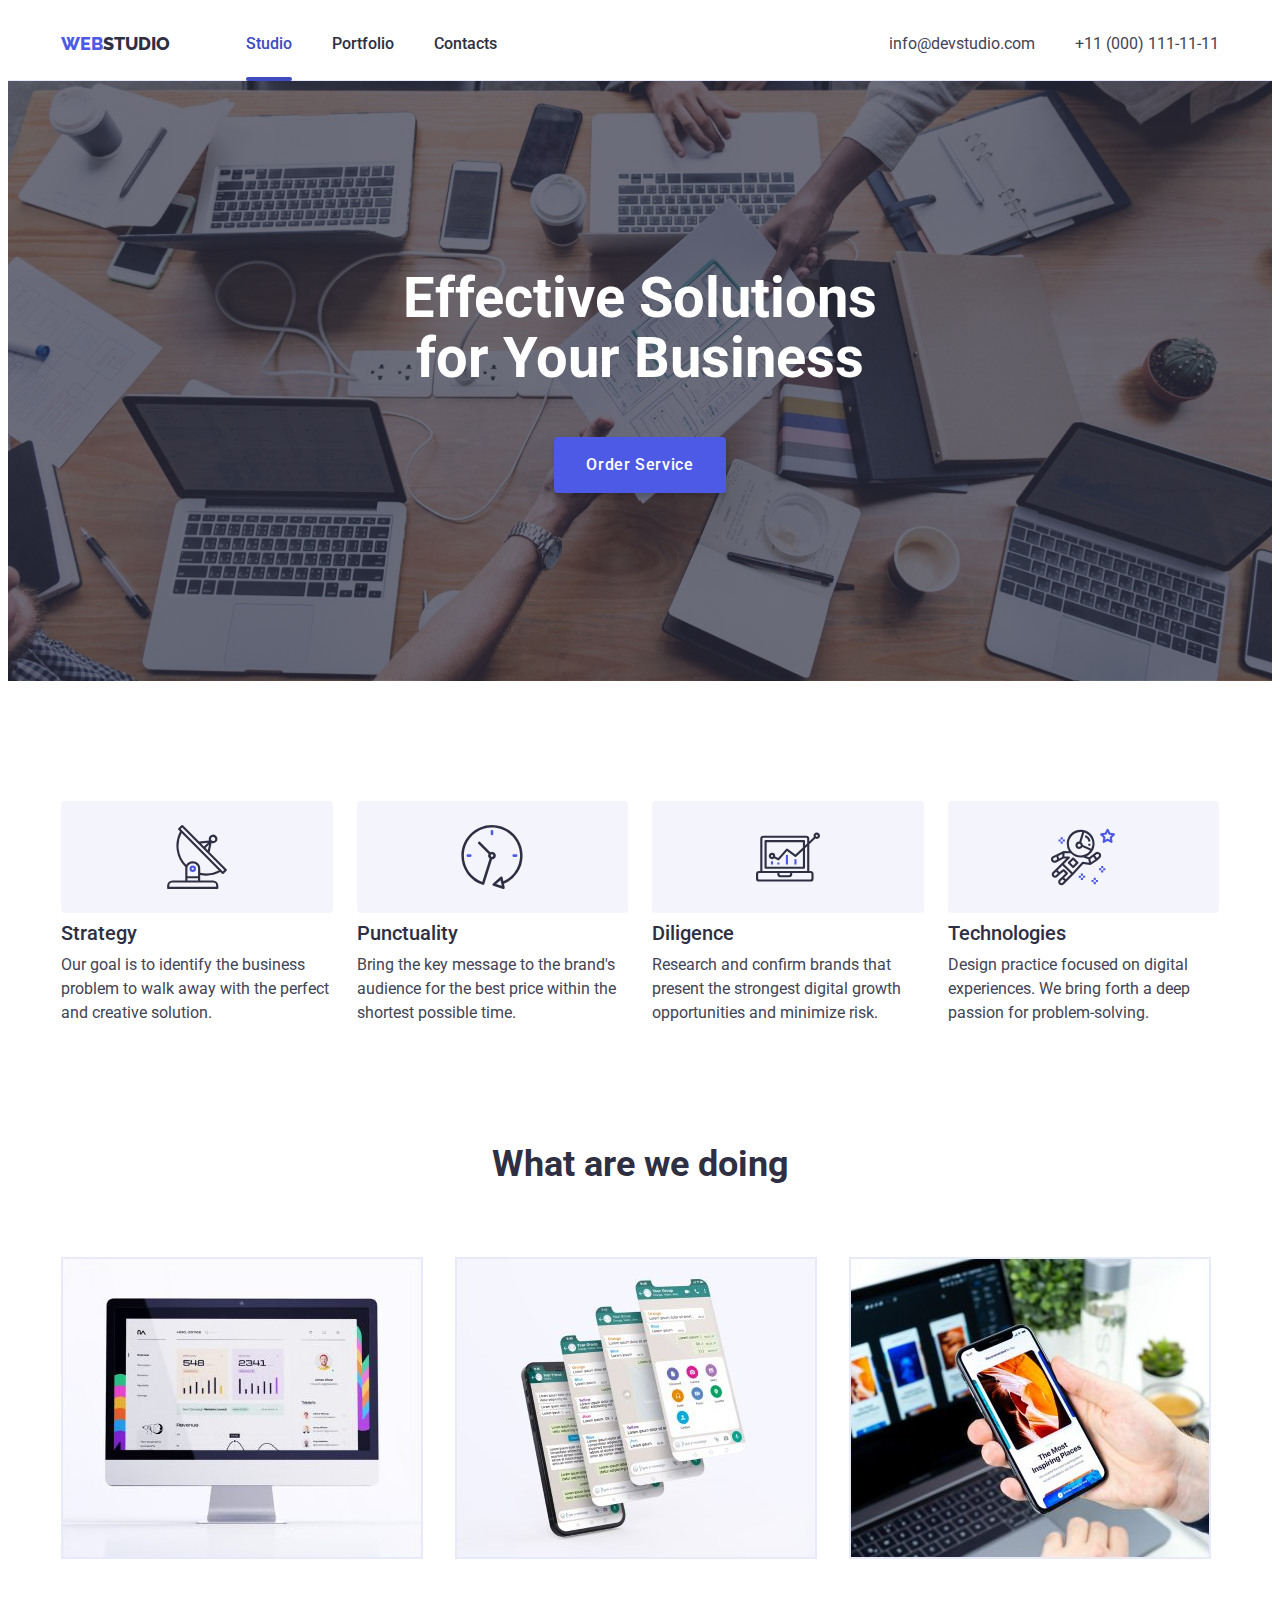
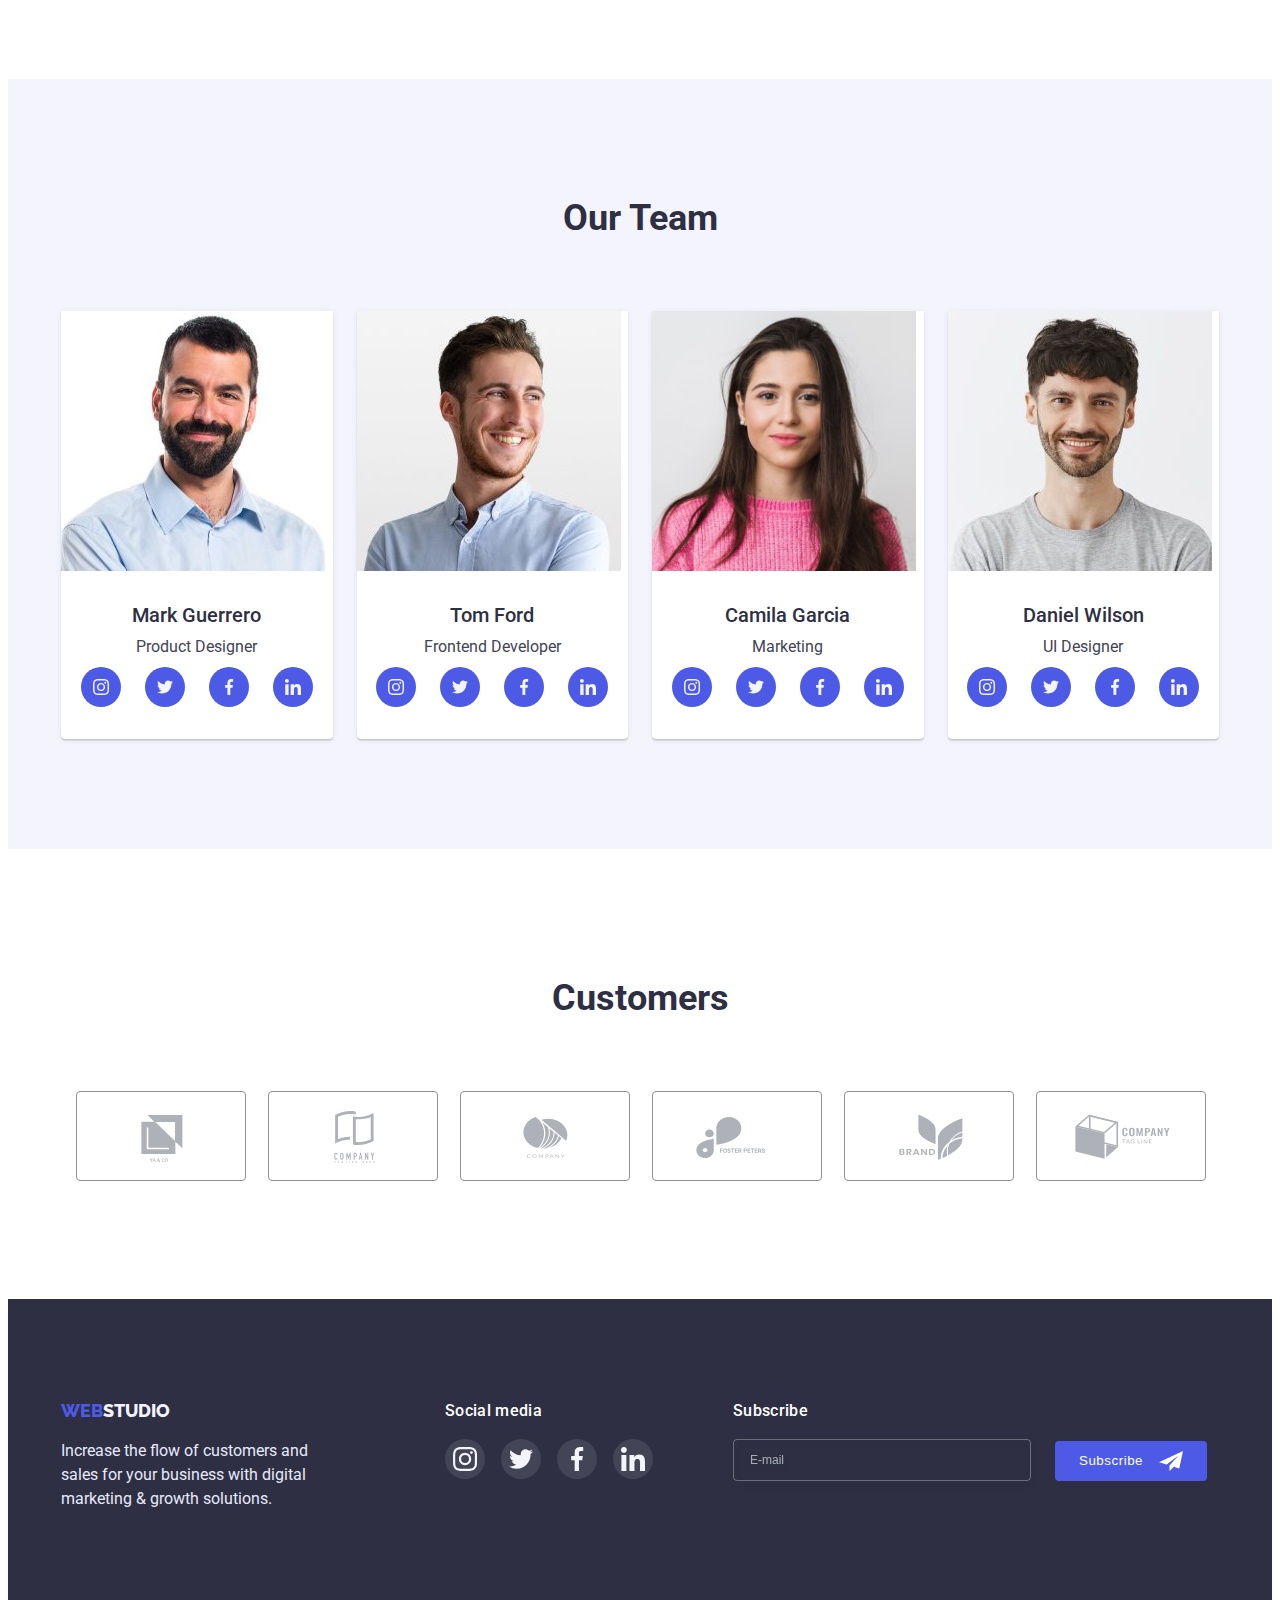
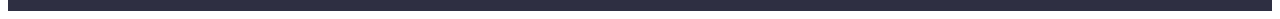
<file: index.html>
<!DOCTYPE html>
<html lang="en">
  <head>
    <meta charset="UTF-8" />
    <meta http-equiv="X-UA-Compatible" content="IE=edge" />
    <meta name="viewport" content="width=device-width, initial-scale=1.0" />
    <link rel="preconnect" href="https://fonts.googleapis.com" />
    <link rel="preconnect" href="https://fonts.gstatic.com" crossorigin />
    <link
      href="https://fonts.googleapis.com/css2?family=Raleway:wght@800&family=Roboto:wght@400;500;700;900&display=swap"
      rel="stylesheet"
    />
    <link
      rel="stylesheet"
      href="https://cdnjs.cloudflare.com/ajax/libs/modern-normalize/1.1.0/modern-normalize.min.css"
      integrity="sha512-wpPYUAdjBVSE4KJnH1VR1HeZfpl1ub8YT/NKx4PuQ5NmX2tKuGu6U/JRp5y+Y8XG2tV+wKQpNHVUX03MfMFn9Q=="
      crossorigin="anonymous"
      referrerpolicy="no-referrer"
    />
    <link rel="stylesheet" href="./css/styles.css" />
    <title>Web Studio</title>
  </head>
  <body>
    <header class="header">
      <div class="container header-container">
        <nav class="header-nav">
          <a class="logo" href="./index.html">
            <span class="logo-decoration">Web</span>Studio
          </a>
          <ul class="header-menu">
            <li>
              <a class="header-link nav-link active-link" href="./index.html"
                >Studio
              </a>
            </li>
            <li>
              <a class="header-link nav-link" href="./portfolio/portfolio.html">
                Portfolio
              </a>
            </li>
            <li><a class="header-link nav-link" href="">Contacts</a></li>
          </ul>
        </nav>
        <address>
          <ul class="header-address">
            <li class="address-item">
              <a class="header-link" href="mailto:info@devstudio.com"
                >info@devstudio.com</a
              >
            </li>
            <li class="address-item">
              <a class="header-link" href="tel:+110001111111"
                >+11 (000) 111-11-11</a
              >
            </li>
          </ul>
        </address>
      </div>
    </header>
    <main>
      <section class="section hero-section">
        <div class="container">
          <h1 class="section-title hero-title">
            Effective Solutions for Your Business
          </h1>
          <button class="hero-button" type="button" data-modal-open>
            Order Service
          </button>
        </div>
      </section>
      <section class="section">
        <div class="container">
          <h2 hidden>Our strengths</h2>
          <ul class="strengths-list">
            <li class="strengths-item">
              <div class="icon-container">
                <svg class="strengths-icon">
                  <use href="./images/icons.svg#icon-antenna"></use>
                </svg>
              </div>
              <h3 class="section-subtitle">Strategy</h3>
              <p>
                Our goal is to identify the business problem to walk away with
                the perfect and creative solution.
              </p>
            </li>
            <li class="strengths-item">
              <div class="icon-container">
                <svg class="strengths-icon">
                  <use href="./images/icons.svg#icon-clock"></use>
                </svg>
              </div>
              <h3 class="section-subtitle">Punctuality</h3>
              <p>
                Bring the key message to the brand's audience for the best price
                within the shortest possible time.
              </p>
            </li>
            <li class="strengths-item">
              <div class="icon-container">
                <svg class="strengths-icon">
                  <use href="./images/icons.svg#icon-diagram"></use>
                </svg>
              </div>
              <h3 class="section-subtitle">Diligence</h3>
              <p>
                Research and confirm brands that present the strongest digital
                growth opportunities and minimize risk.
              </p>
            </li>
            <li class="strengths-item">
              <div class="icon-container">
                <svg class="strengths-icon">
                  <use href="./images/icons.svg#icon-astronaut"></use>
                </svg>
              </div>
              <h3 class="section-subtitle">Technologies</h3>
              <p>
                Design practice focused on digital experiences. We bring forth a
                deep passion for problem-solving.
              </p>
            </li>
          </ul>
        </div>
      </section>
      <section class="section services-section">
        <div class="container">
          <h2 class="section-title">What are we doing</h2>
          <ul class="services-list">
            <li class="services-item">
              <img
                class="services-image"
                src="./images/monitor.jpg"
                width="360"
                alt="monitor"
              />
            </li>
            <li class="services-item">
              <img
                class="services-image"
                src="./images/phone-cascade.jpg"
                width="360"
                alt="phone display with cascade windows"
              />
            </li>
            <li class="services-item">
              <img
                class="services-image"
                src="./images/phone-and-laptop.jpg"
                width="360"
                alt="phone and laptop"
              />
            </li>
          </ul>
        </div>
      </section>
      <section class="section team-section">
        <div class="container">
          <h2 class="section-title">Our Team</h2>
          <ul class="team-member-list">
            <li class="team-member-card">
              <img
                src="./images/mark-guerrero.jpg"
                width="264"
                alt="Mark Guerrero"
              />
              <div class="team-member-text">
                <h3 class="section-subtitle">Mark Guerrero</h3>
                <p class="team-member-position">Product Designer</p>
                <ul class="socials-list">
                  <li class="socials-item">
                    <a class="socials-link" href="#">
                      <svg class="socials-icon">
                        <use href="./images/icons.svg#icon-instagram"></use>
                      </svg>
                    </a>
                  </li>
                  <li class="socials-item">
                    <a class="socials-link" href="#">
                      <svg class="socials-icon">
                        <use href="./images/icons.svg#icon-twitter"></use>
                      </svg>
                    </a>
                  </li>
                  <li class="socials-item">
                    <a class="socials-link" href="#">
                      <svg class="socials-icon">
                        <use href="./images/icons.svg#icon-facebook"></use>
                      </svg>
                    </a>
                  </li>
                  <li class="socials-item">
                    <a class="socials-link" href="#">
                      <svg class="socials-icon">
                        <use href="./images/icons.svg#icon-linkedin"></use>
                      </svg>
                    </a>
                  </li>
                </ul>
              </div>
            </li>
            <li class="team-member-card">
              <img src="./images/tom-ford.jpg" width="264" alt="Tom Ford" />
              <div class="team-member-text">
                <h3 class="section-subtitle">Tom Ford</h3>
                <p class="team-member-position">Frontend Developer</p>
                <ul class="socials-list">
                  <li class="socials-item">
                    <a class="socials-link" href="#">
                      <svg class="socials-icon">
                        <use href="./images/icons.svg#icon-instagram"></use>
                      </svg>
                    </a>
                  </li>
                  <li class="socials-item">
                    <a class="socials-link" href="#">
                      <svg class="socials-icon">
                        <use href="./images/icons.svg#icon-twitter"></use>
                      </svg>
                    </a>
                  </li>
                  <li class="socials-item">
                    <a class="socials-link" href="#">
                      <svg class="socials-icon">
                        <use href="./images/icons.svg#icon-facebook"></use>
                      </svg>
                    </a>
                  </li>
                  <li class="socials-item">
                    <a class="socials-link" href="#">
                      <svg class="socials-icon">
                        <use href="./images/icons.svg#icon-linkedin"></use>
                      </svg>
                    </a>
                  </li>
                </ul>
              </div>
            </li>
            <li class="team-member-card">
              <img
                src="./images/camila-garcia.jpg"
                width="264"
                alt="Camila Garcia"
              />
              <div class="team-member-text">
                <h3 class="section-subtitle">Camila Garcia</h3>
                <p class="team-member-position">Marketing</p>
                <ul class="socials-list">
                  <li class="socials-item">
                    <a class="socials-link" href="#">
                      <svg class="socials-icon">
                        <use href="./images/icons.svg#icon-instagram"></use>
                      </svg>
                    </a>
                  </li>
                  <li class="socials-item">
                    <a class="socials-link" href="#">
                      <svg class="socials-icon">
                        <use href="./images/icons.svg#icon-twitter"></use>
                      </svg>
                    </a>
                  </li>
                  <li class="socials-item">
                    <a class="socials-link" href="#">
                      <svg class="socials-icon">
                        <use href="./images/icons.svg#icon-facebook"></use>
                      </svg>
                    </a>
                  </li>
                  <li class="socials-item">
                    <a class="socials-link" href="#">
                      <svg class="socials-icon">
                        <use href="./images/icons.svg#icon-linkedin"></use>
                      </svg>
                    </a>
                  </li>
                </ul>
              </div>
            </li>
            <li class="team-member-card">
              <img
                src="./images/daniel-wilson.jpg"
                width="264"
                alt="Daniel Wilson"
              />
              <div class="team-member-text">
                <h3 class="section-subtitle">Daniel Wilson</h3>
                <p class="team-member-position">UI Designer</p>
                <ul class="socials-list">
                  <li class="socials-item">
                    <a class="socials-link" href="#">
                      <svg class="socials-icon">
                        <use href="./images/icons.svg#icon-instagram"></use>
                      </svg>
                    </a>
                  </li>
                  <li class="socials-item">
                    <a class="socials-link" href="#">
                      <svg class="socials-icon">
                        <use href="./images/icons.svg#icon-twitter"></use>
                      </svg>
                    </a>
                  </li>
                  <li class="socials-item">
                    <a class="socials-link" href="#">
                      <svg class="socials-icon">
                        <use href="./images/icons.svg#icon-facebook"></use>
                      </svg>
                    </a>
                  </li>
                  <li class="socials-item">
                    <a class="socials-link" href="#">
                      <svg class="socials-icon">
                        <use href="./images/icons.svg#icon-linkedin"></use>
                      </svg>
                    </a>
                  </li>
                </ul>
              </div>
            </li>
          </ul>
        </div>
      </section>
      <section class="section customers-section">
        <div class="container">
          <h2 class="section-title">Customers</h2>
          <ul class="customers-list">
            <li class="customers-item">
              <a class="customers-link" href="">
                <svg class="customers-icon">
                  <use href="./images/icons.svg#icon-logo-yaco"></use>
                </svg>
              </a>
            </li>
            <li class="customers-item">
              <a class="customers-link" href="">
                <svg class="customers-icon">
                  <use href="./images/icons.svg#icon-logo-company"></use>
                </svg>
              </a>
            </li>
            <li class="customers-item">
              <a class="customers-link" href="">
                <svg class="customers-icon">
                  <use href="./images/icons.svg#icon-logo-orange-comp"></use>
                </svg>
              </a>
            </li>
            <li class="customers-item">
              <a class="customers-link" href="">
                <svg class="customers-icon">
                  <use href="./images/icons.svg#icon-logo-foster-peters"></use>
                </svg>
              </a>
            </li>
            <li class="customers-item">
              <a class="customers-link" href="">
                <svg class="customers-icon">
                  <use href="./images/icons.svg#icon-logo-brand"></use>
                </svg>
              </a>
            </li>
            <li class="customers-item">
              <a class="customers-link" href="">
                <svg class="customers-icon">
                  <use href="./images/icons.svg#icon-logo-tagline"></use>
                </svg>
              </a>
            </li>
          </ul>
        </div>
      </section>
    </main>
    <footer class="footer">
      <div class="container footer-container">
        <div class="info-container">
          <a class="logo logo-light" href="./index.html">
            <span class="logo-decoration">Web</span>Studio
          </a>
          <p class="footer-text">
            Increase the flow of customers and sales for your business with
            digital marketing & growth solutions.
          </p>
        </div>
        <div class="socials-container">
          <p class="footer-title footer-highlight">Social media</p>
          <ul class="socials-list footer-list">
            <li class="socials-item">
              <a class="socials-link footer-link" href="#">
                <svg class="socials-icon footer-icon">
                  <use href="./images/icons.svg#icon-instagram"></use>
                </svg>
              </a>
            </li>
            <li class="socials-item">
              <a class="socials-link footer-link" href="#">
                <svg class="socials-icon footer-icon">
                  <use href="./images/icons.svg#icon-twitter"></use>
                </svg>
              </a>
            </li>
            <li class="socials-item">
              <a class="socials-link footer-link" href="#">
                <svg class="socials-icon footer-icon">
                  <use href="./images/icons.svg#icon-facebook"></use>
                </svg>
              </a>
            </li>
            <li class="socials-item">
              <a class="socials-link footer-link" href="#">
                <svg class="socials-icon footer-icon">
                  <use href="./images/icons.svg#icon-linkedin"></use>
                </svg>
              </a>
            </li>
          </ul>
        </div>
        <div class="email-container">
          <form class="email-form" name="email-form" autocomplete="off">
            <div class="email-field">
              <label class="footer-title footer-highlight" for="email"
                >Subscribe</label
              >
              <input
                class="form-input"
                type="email"
                name="email"
                id="email"
                placeholder="E-mail"
                title="Enter your email."
                required
              />
            </div>
            <button class="footer-button footer-highlight" type="submit">
              <span>Subscribe</span>
              <svg class="footer-icon submit-icon">
                <use href="./images/icons.svg#icon-paper-plane"></use>
              </svg>
            </button>
          </form>
        </div>
      </div>
    </footer>
    <div class="modal-backdrop is-hidden" data-modal>
      <div class="modal">
        <button class="modal-close" data-modal-close>
          <svg class="modal-icon">
            <use href="./images/icons.svg#icon-close-black"></use>
          </svg>
        </button>
        <form class="contact-form" name="contact-form" autocomplete="off">
          <h2 class="contact-title">
            Leave your contacts and we will call you back
          </h2>
          <label class="contact-heading contact-text" for="user-name"
            >Name</label
          >
          <div class="contact-icon-container">
            <input
              class="form-input contact-input"
              id="user-name"
              type="text"
              name="user-name"
              minlength="2"
              maxlength="30"
              required
            />
            <svg class="contact-icon">
              <use href="./images/icons.svg#icon-contact"></use>
            </svg>
          </div>
          <label class="contact-heading contact-text" for="user-phone"
            >Phone</label
          >
          <div class="contact-icon-container">
            <input
              class="form-input contact-input"
              id="user-phone"
              type="tel"
              name="user-phone"
              pattern="^\+[0-9]{12}"
              title='Номер повинен складатися із 12 цифр, а також починатись із символа "+" та коду країни'
              required
            />
            <svg class="contact-icon contact-icon-misc">
              <use href="./images/icons.svg#icon-phone"></use>
            </svg>
          </div>
          <label class="contact-heading contact-text" for="user-email"
            >Email</label
          >

          <div class="contact-icon-container">
            <input
              class="form-input contact-input"
              id="user-email"
              type="email"
              name="user-email"
              required
            />
            <svg class="contact-icon contact-icon-misc">
              <use href="./images/icons.svg#icon-email"></use>
            </svg>
          </div>
          <label class="contact-heading contact-text" for="user-comment"
            >Comment</label
          >
          <textarea
            class="form-input contact-input contact-textarea"
            id="user-comment"
            name="user-comment"
            placeholder="Text input"
          ></textarea>
          <div class="contact-checkbox">
            <input
              class="checkbox-input"
              id="terms-conditions"
              type="checkbox"
              name="terms-conditions"
              required
            />
            <span class="checkbox-icon"></span>
            <label class="checkbox-label contact-text" for="terms-conditions">
              I accept the terms and conditions of the
              <a href="#" class="contact-link"> Privacy Policy</a>
            </label>
          </div>

          <button class="hero-button submit-button" type="submit">Send</button>
        </form>
      </div>
    </div>
    <script src="./js/modal.js"></script>
  </body>
</html>
</file>
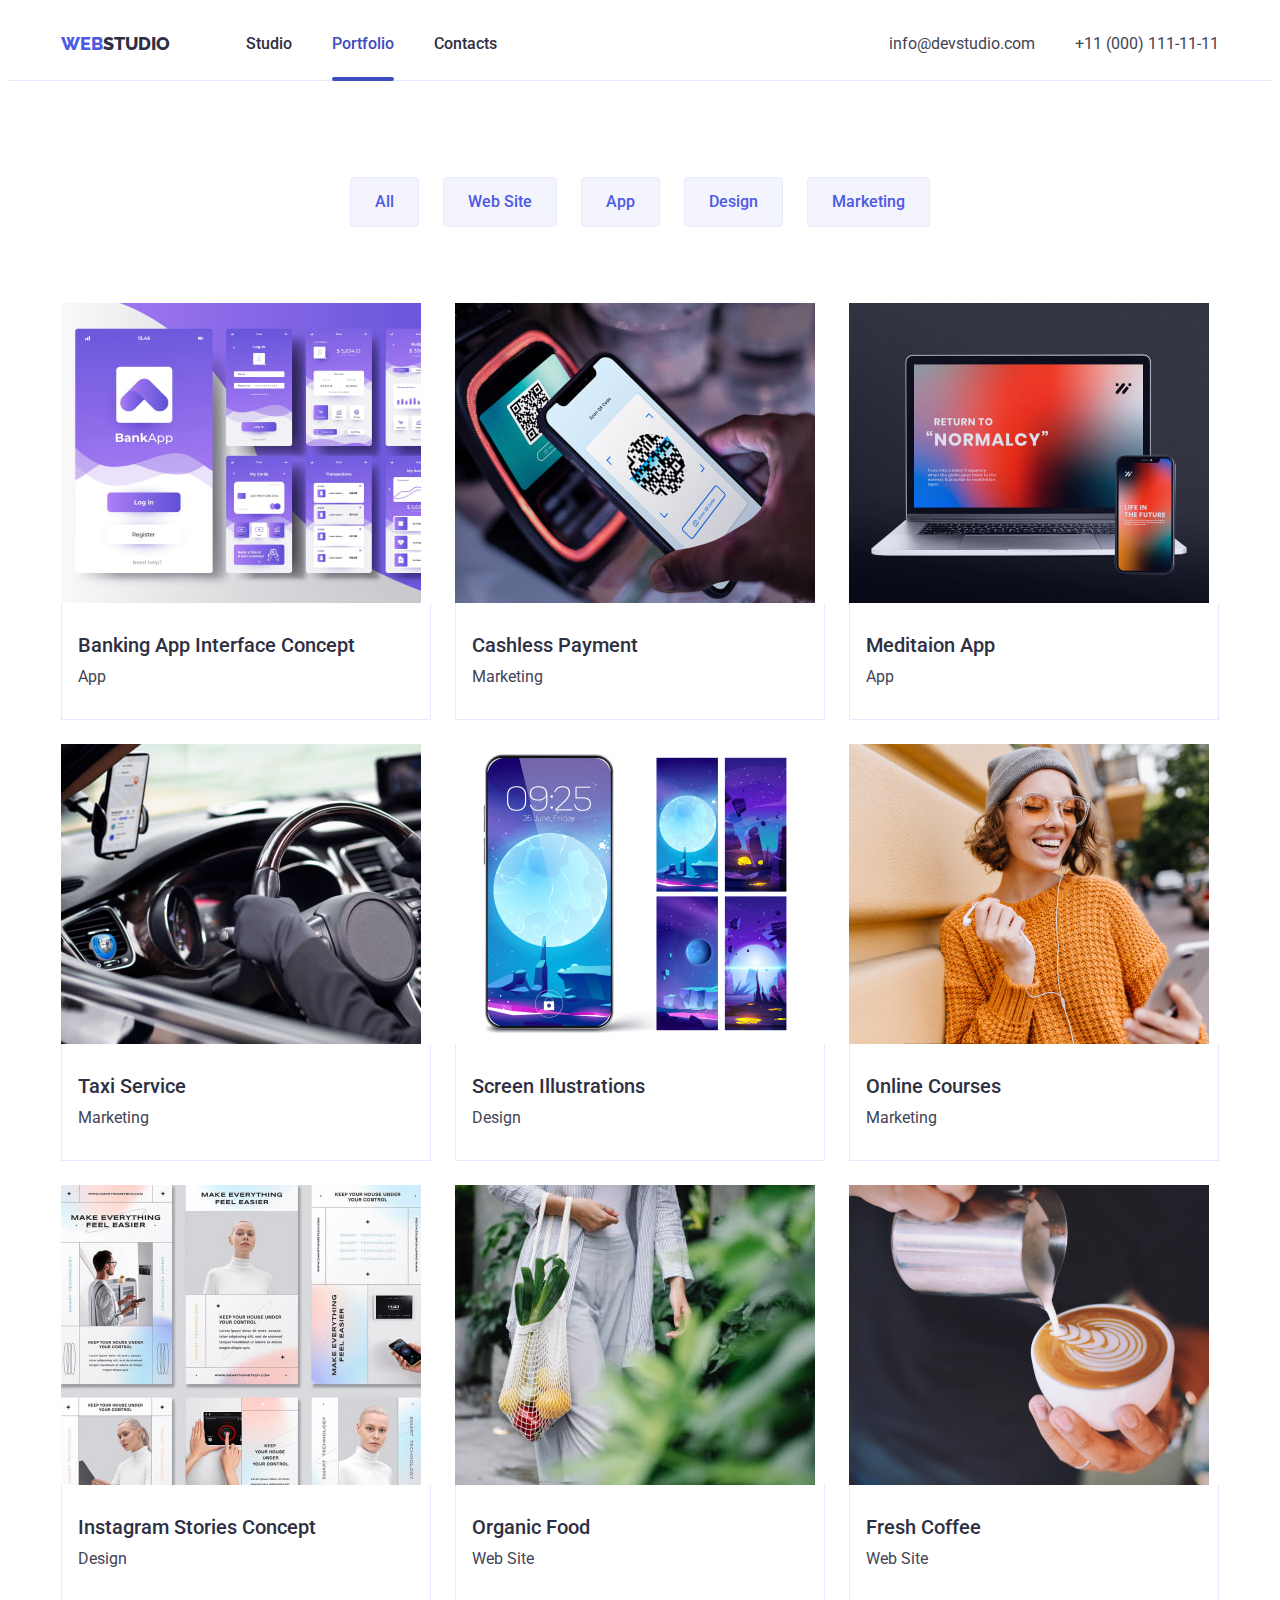
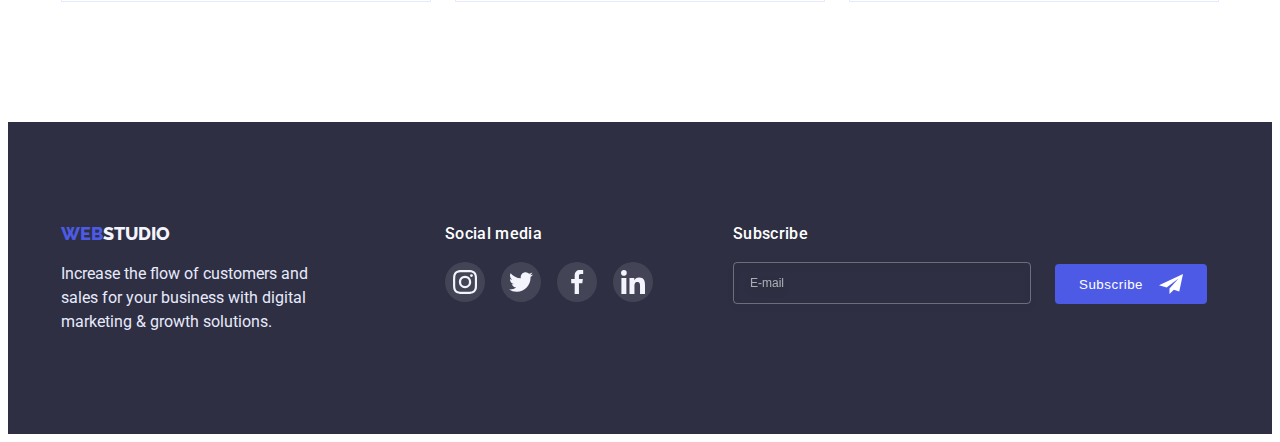
<file: portfolio/portfolio.html>
<!DOCTYPE html>
<html lang="en">
  <head>
    <meta charset="UTF-8" />
    <meta http-equiv="X-UA-Compatible" content="IE=edge" />
    <meta name="viewport" content="width=device-width, initial-scale=1.0" />
    <link rel="preconnect" href="https://fonts.googleapis.com" />
    <link rel="preconnect" href="https://fonts.gstatic.com" crossorigin />
    <link
      href="https://fonts.googleapis.com/css2?family=Raleway:wght@800&family=Roboto:wght@400;500;700;900&display=swap"
      rel="stylesheet"
    />
    <link
      rel="stylesheet"
      href="https://cdnjs.cloudflare.com/ajax/libs/modern-normalize/1.1.0/modern-normalize.min.css"
      integrity="sha512-wpPYUAdjBVSE4KJnH1VR1HeZfpl1ub8YT/NKx4PuQ5NmX2tKuGu6U/JRp5y+Y8XG2tV+wKQpNHVUX03MfMFn9Q=="
      crossorigin="anonymous"
      referrerpolicy="no-referrer"
    />
    <link rel="stylesheet" href="../css/styles.css" />
    <title>Portfolio</title>
  </head>
  <body>
    <header class="header">
      <div class="container header-container">
        <nav class="header-nav">
          <div class="logo-container">
            <a class="logo" href="../index.html">
              <span class="logo-decoration">Web</span>Studio
            </a>
          </div>
          <ul class="header-menu">
            <li>
              <a class="header-link nav-link" href="../index.html">Studio </a>
            </li>
            <li>
              <a
                class="header-link nav-link active-link"
                href="../portfolio/portfolio.html"
              >
                Portfolio
              </a>
            </li>
            <li><a class="header-link nav-link" href="">Contacts</a></li>
          </ul>
        </nav>
        <address>
          <ul class="header-address">
            <li class="address-item">
              <a class="header-link" href="mailto:info@devstudio.com"
                >info@devstudio.com</a
              >
            </li>
            <li class="address-item">
              <a class="header-link" href="tel:+110001111111"
                >+11 (000) 111-11-11</a
              >
            </li>
          </ul>
        </address>
      </div>
    </header>
    <main>
      <section class="section portfolio-section">
        <div class="container">
          <h1 hidden>Portfolio</h1>
          <ul class="portfolio-filter">
            <li>
              <button class="filter-button" type="button">All</button>
            </li>
            <li>
              <button class="filter-button" type="button">Web Site</button>
            </li>
            <li>
              <button class="filter-button" type="button">App</button>
            </li>
            <li>
              <button class="filter-button" type="button">Design</button>
            </li>
            <li>
              <button class="filter-button" type="button">Marketing</button>
            </li>
          </ul>
          <ul class="portfolio-list">
            <li class="portfolio-card">
              <a class="portfolio-link" href="#">
                <div class="portfolio-image">
                  <img
                    src="../images/banking-app-interface.jpg"
                    width="360"
                    alt="Banking App Interface Concept"
                  />
                  <div class="portfolio-description">
                    <p>
                      14 Stylish and User-Friendly App Design Concepts · Task
                      Manager App · Calorie Tracker App · Exotic Fruit Ecommerce
                      App · Cloud Storage App
                    </p>
                  </div>
                </div>
                <div class="card-text">
                  <h3 class="section-subtitle">
                    Banking App Interface Concept
                  </h3>
                  <p class="card-description">App</p>
                </div>
              </a>
            </li>
            <li class="portfolio-card">
              <a class="portfolio-link" href="#">
                <div class="portfolio-image">
                  <img
                    src="../images/cashless-payment.jpg"
                    width="360"
                    alt="Cashless Payment"
                  />
                  <div class="portfolio-description">
                    <p>
                      14 Stylish and User-Friendly App Design Concepts · Task
                      Manager App · Calorie Tracker App · Exotic Fruit Ecommerce
                      App · Cloud Storage App
                    </p>
                  </div>
                </div>
                <div class="card-text">
                  <h3 class="section-subtitle">Cashless Payment</h3>
                  <p class="card-description">Marketing</p>
                </div>
              </a>
            </li>
            <li class="portfolio-card">
              <a class="portfolio-link" href="#">
                <div class="portfolio-image">
                  <img
                    src="../images/meditation-app.jpg"
                    width="360"
                    alt="Meditaion App"
                  />
                  <div class="portfolio-description">
                    <p>
                      14 Stylish and User-Friendly App Design Concepts · Task
                      Manager App · Calorie Tracker App · Exotic Fruit Ecommerce
                      App · Cloud Storage App
                    </p>
                  </div>
                </div>
                <div class="card-text">
                  <h3 class="section-subtitle">Meditaion App</h3>
                  <p class="card-description">App</p>
                </div>
              </a>
            </li>
            <li class="portfolio-card">
              <a class="portfolio-link" href="#">
                <div class="portfolio-image">
                  <img
                    src="../images/taxi-service.jpg"
                    width="360"
                    alt="Taxi Service"
                  />
                  <div class="portfolio-description">
                    <p>
                      14 Stylish and User-Friendly App Design Concepts · Task
                      Manager App · Calorie Tracker App · Exotic Fruit Ecommerce
                      App · Cloud Storage App
                    </p>
                  </div>
                </div>
                <div class="card-text">
                  <h3 class="section-subtitle">Taxi Service</h3>
                  <p class="card-description">Marketing</p>
                </div>
              </a>
            </li>
            <li class="portfolio-card">
              <a class="portfolio-link" href="#">
                <div class="portfolio-image">
                  <img
                    src="../images/screen-illustrations.jpg"
                    width="360"
                    alt="Screen Illustrations"
                  />
                  <div class="portfolio-description">
                    <p>
                      14 Stylish and User-Friendly App Design Concepts · Task
                      Manager App · Calorie Tracker App · Exotic Fruit Ecommerce
                      App · Cloud Storage App
                    </p>
                  </div>
                </div>
                <div class="card-text">
                  <h3 class="section-subtitle">Screen Illustrations</h3>
                  <p class="card-description">Design</p>
                </div>
              </a>
            </li>
            <li class="portfolio-card">
              <a class="portfolio-link" href="#">
                <div class="portfolio-image">
                  <img
                    src="../images/online-courses.jpg"
                    width="360"
                    alt="Online Courses"
                  />
                  <div class="portfolio-description">
                    <p>
                      14 Stylish and User-Friendly App Design Concepts · Task
                      Manager App · Calorie Tracker App · Exotic Fruit Ecommerce
                      App · Cloud Storage App
                    </p>
                  </div>
                </div>
                <div class="card-text">
                  <h3 class="section-subtitle">Online Courses</h3>
                  <p class="card-description">Marketing</p>
                </div>
              </a>
            </li>
            <li class="portfolio-card">
              <a class="portfolio-link" href="#">
                <div class="portfolio-image">
                  <img
                    src="../images/inst-stories-concept.jpg"
                    width="360"
                    alt="Instagram Stories Concept"
                  />
                  <div class="portfolio-description">
                    <p>
                      14 Stylish and User-Friendly App Design Concepts · Task
                      Manager App · Calorie Tracker App · Exotic Fruit Ecommerce
                      App · Cloud Storage App
                    </p>
                  </div>
                </div>
                <div class="card-text">
                  <h3 class="section-subtitle">Instagram Stories Concept</h3>
                  <p class="card-description">Design</p>
                </div>
              </a>
            </li>
            <li class="portfolio-card">
              <a class="portfolio-link" href="#">
                <div class="portfolio-image">
                  <img
                    src="../images/organic-food.jpg"
                    width="360"
                    alt="Organic Food"
                  />
                  <div class="portfolio-description">
                    <p>
                      14 Stylish and User-Friendly App Design Concepts · Task
                      Manager App · Calorie Tracker App · Exotic Fruit Ecommerce
                      App · Cloud Storage App
                    </p>
                  </div>
                </div>
                <div class="card-text">
                  <h3 class="section-subtitle">Organic Food</h3>
                  <p class="card-description">Web Site</p>
                </div>
              </a>
            </li>
            <li class="portfolio-card">
              <a class="portfolio-link" href="#">
                <div class="portfolio-image">
                  <img
                    src="../images/fresh-coffee.jpg"
                    width="360"
                    alt="Fresh Coffee"
                  />
                  <div class="portfolio-description">
                    <p>
                      14 Stylish and User-Friendly App Design Concepts · Task
                      Manager App · Calorie Tracker App · Exotic Fruit Ecommerce
                      App · Cloud Storage App
                    </p>
                  </div>
                </div>
                <div class="card-text">
                  <h3 class="section-subtitle">Fresh Coffee</h3>
                  <p class="card-description">Web Site</p>
                </div>
              </a>
            </li>
          </ul>
        </div>
      </section>
    </main>
    <footer class="footer">
      <div class="container footer-container">
        <div class="info-container">
          <a class="logo logo-light" href="./index.html">
            <span class="logo-decoration">Web</span>Studio
          </a>
          <p class="footer-text">
            Increase the flow of customers and sales for your business with
            digital marketing & growth solutions.
          </p>
        </div>
        <div class="socials-container">
          <p class="footer-title footer-highlight">Social media</p>
          <ul class="socials-list footer-list">
            <li class="socials-item">
              <a class="socials-link footer-link" href="#">
                <svg class="socials-icon footer-icon">
                  <use href="../images/icons.svg#icon-instagram"></use>
                </svg>
              </a>
            </li>
            <li class="socials-item">
              <a class="socials-link footer-link" href="#">
                <svg class="socials-icon footer-icon">
                  <use href="../images/icons.svg#icon-twitter"></use>
                </svg>
              </a>
            </li>
            <li class="socials-item">
              <a class="socials-link footer-link" href="#">
                <svg class="socials-icon footer-icon">
                  <use href="../images/icons.svg#icon-facebook"></use>
                </svg>
              </a>
            </li>
            <li class="socials-item">
              <a class="socials-link footer-link" href="#">
                <svg class="socials-icon footer-icon">
                  <use href="../images/icons.svg#icon-linkedin"></use>
                </svg>
              </a>
            </li>
          </ul>
        </div>
        <div class="email-container">
          <form class="email-form" name="email-form" autocomplete="off">
            <div class="email-field">
              <label class="footer-title footer-highlight" for="email"
                >Subscribe</label
              >
              <input
                class="form-input"
                type="email"
                name="email"
                id="email"
                placeholder="E-mail"
                title="Enter your email."
                required
              />
            </div>
            <button class="footer-button footer-highlight" type="submit">
              <span>Subscribe</span>
              <svg class="footer-icon submit-icon">
                <use href="../images/icons.svg#icon-paper-plane"></use>
              </svg>
            </button>
          </form>
        </div>
      </div>
    </footer>
  </body>
</html>
</file>
<file: css/styles.css>
:root {
  --clr-primary: #434455;
  --clr-primary-inverted: #e7e9fc;
  --clr-secondary: #2e2f42;
  --clr-secondary-inverted: #fff;
  --clr-brand: #4d5ae5;
  --clr-brand-interaction: #404bbf;
  --clr-brand-inverted: #f4f4fd;
  --clr-background-primary: #fff;
  --clr-background-primary-dark: #2e2f42;
  --clr-background-secondary: #f4f4fd;
  --clr-customers-border: #8e8f99;
  --clr-customers-background: #afb1b8;
  --clr-footer-socials-background: rgba(255, 255, 255, 0.1);
  --clr-footer-socials-interaction: #31d0aa;
  --clr-footer-form-dropshadow: rgba(0, 0, 0, 0.15);
  --clr-footer-form-border: rgba(255, 255, 255, 0.3);
  --clr-footer-form-placeholder: rgba(255, 255, 255, 0.6);
  --clr-modal-backdrop: rgba(46, 47, 66, 0.4);
  --clr-modal-background: #fcfcfc;
  --clr-modal-btn-background: #e7e9fc;
  --clr-modal-btn-border: rgba(0, 0, 0, 0.1);
  --clr-modal-border: rgba(33, 33, 33, 0.2);
  --clr-modal-primary: #8e8f99;
  --clr-modal-placeholder: rgba(117, 117, 117, 0.5);
  --size-checkbox: 16px;
}

/* Base */

body {
  font-family: 'Roboto', sans-serif;
  font-size: 16px;
  line-height: 1.5;
  color: var(--clr-primary);
  background-color: var(--clr-background-primary);
}

p,
h1,
h2,
h3,
h4,
h5,
h6 {
  margin: 0;
}

ul {
  list-style-type: none;
  margin: 0;
  padding: 0;
}

img {
  display: block;
}

a {
  text-decoration: none;
  font-style: normal;
  color: inherit;
}

.container {
  width: 1158px;
  margin: 0 auto;
  padding: 0 15px;
}

/* Header */

.header {
  border-bottom: 1px solid var(--clr-primary-inverted);
}

.header-container {
  display: flex;
  flex-wrap: wrap;
}

.header-nav {
  display: flex;
  flex-grow: 1;
  align-items: center;
  flex-wrap: wrap;
  column-gap: 56px;
  column-gap: 76px;
}

.logo {
  font-family: 'Raleway', sans-serif;
  font-size: 18px;
  font-weight: 800;
  line-height: 1.34;
  text-transform: uppercase;
  color: var(--clr-secondary);
}

.logo-light {
  color: var(--clr-brand-inverted);
  display: block;
  margin-top: 0;
  margin-bottom: 16px;
}

.logo-decoration {
  color: var(--clr-brand);
}

.header-menu {
  display: flex;
  gap: 40px;
}

.header-link {
  padding: 24px 0;
  display: block;
  transition-property: color;
  transition: color 250ms cubic-bezier(0.4, 0, 0.2, 1);
}

.header-link:hover,
.header-link:focus {
  color: var(--clr-brand-interaction);
}

.nav-link {
  font-weight: 500;
  color: var(--clr-secondary);
}

.active-link {
  position: relative;
  color: var(--clr-brand-interaction);
}

.active-link::after {
  content: '';
  position: absolute;
  bottom: -1px;
  left: 0;
  width: 100%;
  height: 4px;
  border-radius: 2px;
  background-color: currentColor;
}

.header-address {
  display: flex;
  gap: 40px;
}

.address-item:last-child > .header-link {
  padding-right: 0;
}

/* Section */

.section {
  padding: 120px 0;
}

.section-title {
  font-weight: 700;
  font-size: 36px;
  line-height: 1.11;
  color: var(--clr-secondary);
  text-align: center;
  margin-bottom: 72px;
}

.section-subtitle {
  font-weight: 500;
  font-size: 20px;
  line-height: 1.2;
  color: var(--clr-secondary);
  margin-bottom: 8px;
}

/* Hero section */

.hero-section {
  /* background-color: var(--clr-background-primary-dark); */
  background-image: linear-gradient(
      rgba(46, 47, 66, 0.7),
      rgba(46, 47, 66, 0.7)
    ),
    url(../images/people-office.jpg);
  background-repeat: no-repeat;
  background-position: center;
  background-size: 1440px;
  padding: 188px 0;
  text-align: center;
}

.hero-title {
  font-size: 56px;
  line-height: 1.07;
  color: var(--clr-secondary-inverted);
  max-width: 496px;
  margin: 0 auto 48px;
}

.hero-button {
  background-color: var(--clr-brand);
  color: var(--clr-secondary-inverted);
  font-family: inherit;
  font-size: inherit;
  line-height: inherit;
  font-weight: 500;
  letter-spacing: 0.04em;
  border: none;
  border-radius: 4px;
  box-shadow: 0px 4px 4px rgba(0, 0, 0, 0.15);
  cursor: pointer;
  padding: 16px 32px;
  transition: background-color 250ms cubic-bezier(0.4, 0, 0.2, 1);
}

.hero-button:hover,
.hero-button:focus,
.footer-button:hover,
.footer-button:focus {
  background-color: var(--clr-brand-interaction);
}

/* Strenghts section */

.strengths-list {
  display: flex;
  gap: 24px;
  flex-wrap: wrap;
  justify-content: center;
}

.strengths-item {
  flex-basis: calc((100% - 72px) / 4);
}

.icon-container {
  height: 112px;
  display: flex;
  justify-content: center;
  align-items: center;
  border-radius: 4px;
  background-color: var(--clr-background-secondary);
  margin-bottom: 8px;
}

.strengths-icon {
  width: 64px;
  height: 64px;
  fill: var(--clr-secondary);
}

/* Services section */

.services-section {
  padding-top: 0;
}

.services-list {
  display: flex;
  flex-wrap: wrap;
  justify-content: center;
  gap: 24px;
}

.services-item {
  flex-basis: calc((100% - 48px) / 3);
}

.services-image {
  border: 1px solid var(--clr-primary-inverted);
}

/* Team section */

.team-section {
  background-color: var(--clr-background-secondary);
  padding-bottom: 110px;
}

.team-member-list {
  display: flex;
  flex-wrap: wrap;
  justify-content: center;
  gap: 24px;
}

.team-member-card {
  background-color: var(--clr-background-primary);
  box-shadow: 0px 1px 6px rgba(46, 47, 66, 0.08),
    0px 1px 1px rgba(46, 47, 66, 0.16), 0px 2px 1px rgba(46, 47, 66, 0.08);
  border-radius: 0px 0px 4px 4px;
  flex-basis: calc((100% - 72px) / 4);
}

.team-member-text {
  padding: 32px 0;
  text-align: center;
}

.team-member-position {
  margin-bottom: 8px;
}

/* Socials */

.socials-list {
  display: flex;
  justify-content: center;
  gap: 24px;
}

.socials-item {
  width: 40px;
  height: 40px;
}

.socials-link {
  display: flex;
  justify-content: center;
  align-items: center;
  width: 100%;
  height: 100%;
  background-color: var(--clr-brand);
  color: var(--clr-brand-inverted);
  border-radius: 50%;
  transition: background-color 250ms cubic-bezier(0.4, 0, 0.2, 1);
}

.socials-icon {
  width: 16px;
  height: 16px;
  fill: currentColor;
}

.socials-link:hover,
.socials-link:focus {
  background-color: var(--clr-brand-interaction);
}

/* Customers section */

.customers-section {
  padding-top: 130px;
  padding-bottom: 120px;
}

.customers-list {
  display: flex;
  justify-content: center;
  gap: 24px;
}

.customers-item {
  width: 168px;
  height: 88px;
}

.customers-link {
  display: flex;
  justify-content: center;
  align-items: center;
  width: 100%;
  height: 100%;
  border-radius: 4px;
  border: 1px solid var(--clr-customers-border);
  fill: var(--clr-customers-background);
  transition: border 250ms cubic-bezier(0.4, 0, 0.2, 1),
    fill 250ms cubic-bezier(0.4, 0, 0.2, 1);
}

.customers-icon {
  width: 104px;
  height: 56px;
}

.customers-link:hover,
.customers-link:focus {
  border: 1px solid var(--clr-brand-interaction);
  fill: var(--clr-brand-interaction);
}

/* Footer */

.footer {
  background-color: var(--clr-background-primary-dark);
  padding: 100px 0;
}

.footer-container {
  display: flex;
  flex-direction: row;
}

.info-container {
  margin-right: 120px;
}

.socials-container {
  margin-right: 80px;
}

.footer-text {
  color: var(--clr-primary-inverted);
  max-width: 264px;
  margin-bottom: 0;
}

.footer-title {
  display: block;
  margin-bottom: 16px;
}

.footer-highlight {
  color: var(--clr-secondary-inverted);
  font-weight: 500;
  letter-spacing: 0.02em;
}

.footer-list {
  gap: 16px;
}

.footer-link {
  background-color: var(--clr-footer-socials-background);
}

.footer-link:hover,
.footer-link:focus {
  background-color: var(--clr-footer-socials-interaction);
}

.footer-icon {
  width: 24px;
  height: 24px;
}

/* Footer form */

.email-form {
  display: flex;
  gap: 24px;
  align-items: flex-end;
}

.form-input {
  display: block;
  outline: none;
  width: 264px;
  padding: 8px 16px;
  font-size: 12px;
  line-height: 2;
  color: var(--clr-secondary-inverted);
  background-color: transparent;
  border: 1px solid var(--clr-footer-form-border);
  filter: drop-shadow(0px 4px 4px var(--clr-footer-form-dropshadow));
  border-radius: 4px;
  transition: border-color 250ms cubic-bezier(0.4, 0, 0.2, 1);
}

.form-input::placeholder {
  color: var(--clr-footer-form-placeholder);
}

.form-input:focus {
  border-color: var(--clr-brand);
}

.footer-button {
  display: flex;
  align-items: center;
  gap: 16px;
  padding: 8px 24px;
  letter-spacing: 0.04em;
  background: var(--clr-brand);
  cursor: pointer;
  border: none;
  border-radius: 4px;
  transition: background-color 250ms cubic-bezier(0.4, 0, 0.2, 1),
    border-color 250ms cubic-bezier(0.4, 0, 0.2, 1);
}

.footer-button:hover,
.footer-button:focus {
  background-color: var(--clr-brand-interaction);
  border-color: var(--clr-brand-interaction);
}

.submit-icon {
  fill: var(--clr-secondary-inverted);
}

/*                */
/* PORTFOLIO PAGE */
/*                */

/* Portfolio section */

.portfolio-section {
  padding-top: 96px;
}

.portfolio-filter {
  display: flex;
  justify-content: center;
  gap: 24px;
  margin-bottom: 76px;
  flex-wrap: wrap;
}

.filter-button {
  background-color: var(--clr-brand-inverted);
  color: var(--clr-brand);
  font-family: inherit;
  font-size: inherit;
  font-weight: 500;
  line-height: inherit;
  border: 1px solid var(--clr-primary-inverted);
  border-radius: 4px;
  cursor: pointer;
  padding: 12px 24px;
  transition: background-color 250ms cubic-bezier(0.4, 0, 0.2, 1),
    box-shadow 250ms cubic-bezier(0.4, 0, 0.2, 1),
    border 250ms cubic-bezier(0.4, 0, 0.2, 1),
    color 250ms cubic-bezier(0.4, 0, 0.2, 1);
}

.filter-button:hover,
.filter-button:focus {
  background-color: var(--clr-brand-interaction);
  box-shadow: 0px 3px 1px rgba(0, 0, 0, 0.1), 0px 2px 1px rgba(0, 0, 0, 0.08),
    0px 2px 2px rgba(0, 0, 0, 0.12);
  border: 1px solid var(--clr-brand-interaction);
  color: var(--clr-secondary-inverted);
}

.portfolio-list {
  display: flex;
  gap: 24px;
  flex-wrap: wrap;
  justify-content: center;
}

.portfolio-card {
  flex-basis: calc((100% - 48px) / 3);
}

.portfolio-link {
  display: block;
  transition: box-shadow 250ms cubic-bezier(0.4, 0, 0.2, 1);
}

.portfolio-link:hover {
  box-shadow: 0px 1px 6px rgba(46, 47, 66, 0.08),
    0px 1px 1px rgba(46, 47, 66, 0.16), 0px 2px 1px rgba(46, 47, 66, 0.08);
}

.portfolio-image {
  position: relative;
  overflow: hidden;
  height: 300px;
}

.portfolio-description {
  position: absolute;
  top: 0;
  height: 100%;
  padding: 40px 32px 0 32px;
  background-color: var(--clr-brand);
  color: var(--clr-brand-inverted);
  transform: translateY(100%);
  transition: transform 250ms cubic-bezier(0.4, 0, 0.2, 1);
}

.portfolio-link:hover .portfolio-description,
.portfolio-link:focus .portfolio-description {
  transform: translateY(0);
}

.card-text {
  padding: 30px 16px;
  border-left: 1px solid var(--clr-primary-inverted);
  border-right: 1px solid var(--clr-primary-inverted);
  border-bottom: 1px solid var(--clr-primary-inverted);
}

.card-description {
  margin-bottom: 0;
}

/* Modal */

.modal-backdrop {
  display: flex;
  justify-content: center;
  align-items: center;
  position: fixed;
  z-index: 1;
  top: 0;
  width: 100vw;
  height: 100vh;
  background-color: var(--clr-modal-backdrop);
  transition: opacity 500ms cubic-bezier(0.4, 0, 0.2, 1),
    visibility 500ms cubic-bezier(0.4, 0, 0.2, 1),
    transform 500ms cubic-bezier(0.4, 0, 0.2, 1);
}

.modal {
  position: relative;
  width: 408px;
  height: 584px;
  padding: 72px 24px 24px;
  background-color: var(--clr-modal-background);
  box-shadow: 0px 1px 1px rgba(0, 0, 0, 0.14), 0px 1px 3px rgba(0, 0, 0, 0.12),
    0px 2px 1px rgba(0, 0, 0, 0.2);
  border-radius: 4px;
  transform: scale(1);
}

.modal-close {
  display: flex;
  justify-content: center;
  align-items: center;
  position: absolute;
  top: 24px;
  right: 24px;
  width: 24px;
  height: 24px;
  background-color: var(--clr-modal-btn-background);
  border: 1px solid var(--clr-modal-btn-border);
  border-radius: 50%;
  cursor: pointer;
  transition: background-color 250ms cubic-bezier(0.4, 0, 0.2, 1),
    border-color 250ms cubic-bezier(0.4, 0, 0.2, 1);
}

.modal-icon {
  width: 8px;
  height: 8px;
  fill: currentColor;
  transition: fill 250ms cubic-bezier(0.4, 0, 0.2, 1);
}

.modal-close:hover,
.modal-close:focus {
  background-color: var(--clr-brand-interaction);
  border-color: var(--clr-brand-interaction);
}

.modal-close:hover .modal-icon,
.modal-close:focus .modal-icon {
  fill: var(--clr-secondary-inverted);
}

.contact-form {
  line-height: 1.17;
}

.contact-input {
  width: 100%;
  height: 40px;
  padding-left: 38px;
  color: currentColor;
  border-color: var(--clr-modal-border);
  margin-bottom: 8px;
  line-height: inherit;
}

.contact-input:focus + .contact-icon {
  fill: var(--clr-brand);
}

.contact-icon-container {
  position: relative;
}

.contact-icon {
  position: absolute;
  top: 11px;
  left: 16px;
  width: 18px;
  height: 18px;
  fill: var(--clr-secondary);
  transition: fill 250ms cubic-bezier(0.4, 0, 0.2, 1);
}

.contact-icon-misc {
  top: 8px;
  height: 24px;
}

.contact-fieldset {
  border: 0;
  padding: 0;
  margin: 0;
}

.contact-title {
  text-align: center;
  font-weight: 500;
  font-size: inherit;
  color: var(--clr-secondary);
  letter-spacing: 0.02em;
  margin-bottom: 16px;
}

.contact-heading {
  margin-bottom: 4px;
}

.contact-text {
  font-size: 12px;
  color: var(--clr-modal-primary);
  letter-spacing: 0.01em;
}

.contact-textarea {
  height: 120px;
  resize: none;
  letter-spacing: 0.04em;
  margin-bottom: 16px;
  padding-left: 16px;
}

.contact-textarea::placeholder {
  color: var(--clr-modal-placeholder);
}

.contact-link {
  color: var(--clr-brand);
  text-decoration: underline;
  cursor: pointer;
}

.contact-checkbox {
  position: relative;
  display: flex;
  align-items: center;
  margin-bottom: 24px;
}

.checkbox-input {
  appearance: none;
  position: absolute;
  width: var(--size-checkbox);
  height: var(--size-checkbox);
  z-index: 1;
  cursor: pointer;
}

.checkbox-label {
  display: block;
  position: relative;
  padding-left: calc(var(--size-checkbox) + 8px);
  letter-spacing: 0.04em;
}

.checkbox-icon {
  position: absolute;
  left: 0;
  cursor: pointer;
  display: block;
  width: var(--size-checkbox);
  height: var(--size-checkbox);
  border: 1.25px solid #2e2f42;
  border-radius: 2px;
  transition: background-color 250ms cubic-bezier(0.4, 0, 0.2, 1),
    border-color 250ms cubic-bezier(0.4, 0, 0.2, 1);
}

.checkbox-input:checked + .checkbox-icon {
  border-color: var(--clr-brand-interaction);
  background-color: var(--clr-brand-interaction);
  background-image: url("data:image/svg+xml;charset=utf8,%3Csvg width='10' height='8' viewBox='0 0 10 8' fill='none' xmlns='http://www.w3.org/2000/svg'%3E%3Cpath d='M8.44558 0.255056C8.61838 0.089653 8.84834 -0.00178848 9.08693 2.65108e-05C9.32551 0.0018415 9.55407 0.0967713 9.72436 0.264784C9.89466 0.432797 9.99337 0.660752 9.99968 0.900549C10.006 1.14034 9.91939 1.37323 9.75816 1.55005L4.86357 7.70436C4.7794 7.79551 4.67782 7.86865 4.5649 7.91942C4.45198 7.97018 4.33003 7.99754 4.20636 7.99984C4.08268 8.00214 3.95981 7.97935 3.8451 7.93282C3.73038 7.88629 3.62618 7.81698 3.53872 7.72903L0.292827 4.46564C0.202435 4.38096 0.129933 4.27884 0.0796475 4.16537C0.0293621 4.05191 0.00232279 3.92942 0.000143182 3.80522C-0.00203643 3.68102 0.0206883 3.55765 0.0669613 3.44248C0.113234 3.3273 0.182108 3.22267 0.269473 3.13483C0.356838 3.047 0.460905 2.97775 0.575465 2.93123C0.690026 2.88471 0.812734 2.86186 0.936267 2.86405C1.0598 2.86624 1.18163 2.89343 1.29449 2.94398C1.40734 2.99454 1.50892 3.06743 1.59315 3.15831L4.16189 5.73967L8.42227 0.28219C8.42994 0.272694 8.43813 0.263635 8.4468 0.255056H8.44558Z' fill='%23F4F4FD'/%3E%3C/svg%3E");
  background-repeat: no-repeat;
  background-position: center;
}

.submit-button {
  display: block;
  line-height: 1.5;
  letter-spacing: 0.04em;
  width: 169px;
  padding: 16px 32px;
  text-align: center;
  margin: 0 auto;
}

.is-hidden {
  opacity: 0;
  visibility: hidden;
  pointer-events: none;
  transform: scale(1.5);
}
</file>
